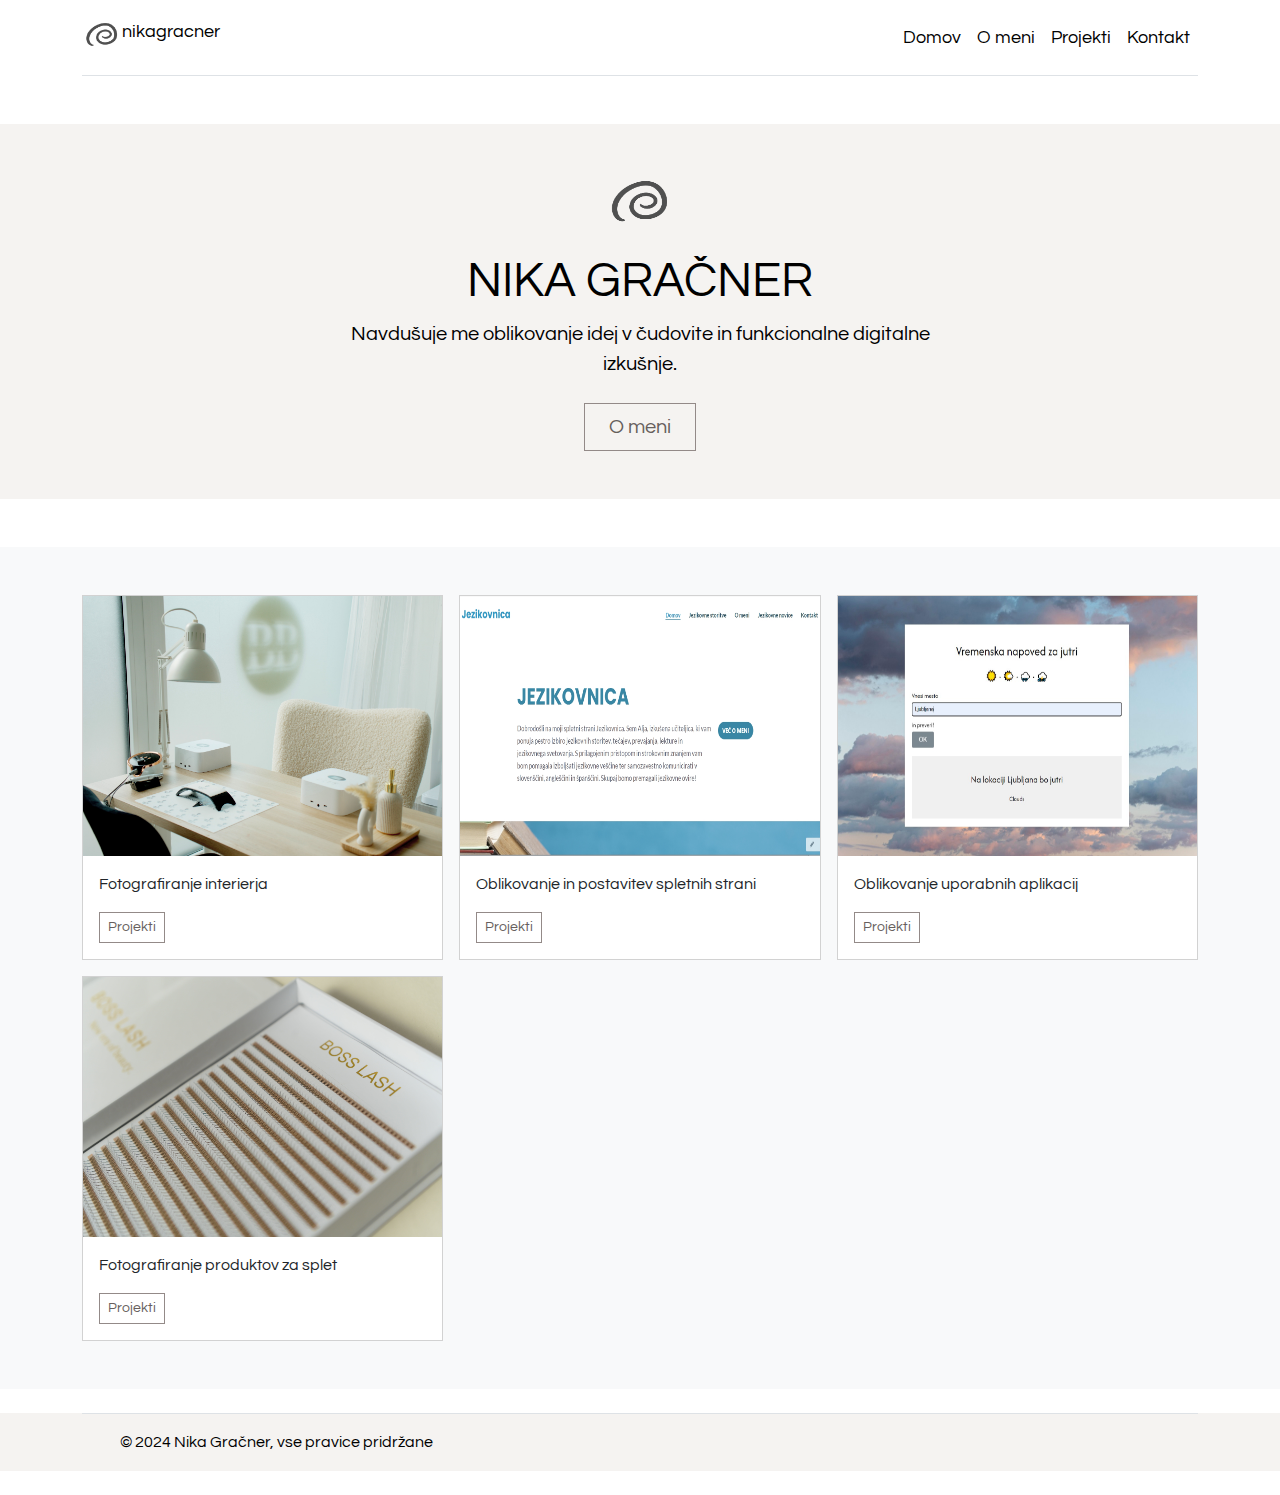
<file: index.html>
<!DOCTYPE html>
<html lang="en">
<head>
    <meta charset="UTF-8">
    <meta name="viewport" content="width=device-width, initial-scale=1.0">
    <title>nikagracner</title>
    <link href="https://cdn.jsdelivr.net/npm/bootstrap@5.3.3/dist/css/bootstrap.min.css" rel="stylesheet" integrity="sha384-QWTKZyjpPEjISv5WaRU9OFeRpok6YctnYmDr5pNlyT2bRjXh0JMhjY6hW+ALEwIH" crossorigin="anonymous">
       
    <link rel="preconnect" href="https://fonts.googleapis.com">
    <link rel="preconnect" href="https://fonts.gstatic.com" crossorigin>
    <link href="https://fonts.googleapis.com/css2?family=Questrial&display=swap" rel="stylesheet">

    <link rel="stylesheet" href="./style.css">

</head>

<body>
<header>
    <div class="container">
        <header class="d-flex flex-wrap align-items-center justify-content-center justify-content-md-between py-3 mb-4 border-bottom">
          <div class="col-md-3 mb-2 mb-md-0">
            <a href="./index.html" class="d-inline-flex link-body-emphasis text-decoration-none">
              <img class="bi" width="40" height="32" src="./images/thumb_logo.png"><text>nikagracner</text>
            </a>
          </div>
    
          <ul class="nav col-12 col-md-auto mb-2 justify-content-center mb-md-0">
            <li><a href="./index.html" class="nav-link px-2">Domov</a></li>
            <li><a href="./omeni.html" class="nav-link px-2">O meni</a></li>
            <li><a href="./projekti.html" class="nav-link px-2">Projekti</a></li>
            <li><a href="./kontakt.html" class="nav-link px-2">Kontakt</a></li>
          </ul>
        </header>
      </div>
</header>

<main>
<section class="hero">
    <div class="px-4 py-5 my-5 text-center">
        <img class="d-block mx-auto mb-4" src="./images/thumb_logo.png" alt="" width="72" height="57">
        <h1 class="display-5 fw text-body-emphasis">NIKA GRAČNER</h1>
        <div class="col-lg-6 mx-auto">
          <p class="lead mb-4">Navdušuje me oblikovanje idej v čudovite in funkcionalne digitalne izkušnje. 
            
          </p>
          <div class="d-grid gap-2 d-sm-flex justify-content-sm-center">
            <a href="./omeni.html"><button type="button" class="btn btn-outline-secondary btn-lg px-4">O meni</button></a>
          </div>
        </div>
      </div>
    </section>

<section class="album">
        <div class="album py-5 bg-body-tertiary">
          <div class="container">
            <div class="row row-cols-1 row-cols-sm-2 row-cols-md-3 g-3">
              <div class="col">
                <div class="card">
                  <img class="bd-placeholder-img card-img-top" width="100%" height="260" src="./images/photo_interior_workplace.jpg" alt="photo interior" role="img" aria-label="Placeholder: Thumbnail" preserveAspectRatio="xMidYMid slice" focusable="false">
                  <div class="card-body">
                    <p class="card-text">Fotografiranje interierja</p>
                    <div class="d-flex justify-content-between align-items-center">
                      <div class="btn-group">
                        <a href="./projekti.html">
                          <button type="button" class="btn btn-sm btn-outline-secondary">Projekti</button>
                        </a>
                      </div>
                    </div>
                  </div>
                </div>
              </div>
              <div class="col">
                <div class="card">
                  <img class="bd-placeholder-img card-img-top" width="100%" height="260" src="./images/photo_webpage.jpg" alt="photo website" role="img" aria-label="Placeholder: Thumbnail" preserveAspectRatio="xMidYMid slice" focusable="false">
                  <div class="card-body">
                    <p class="card-text">Oblikovanje in postavitev spletnih strani</p>
                    <div class="d-flex justify-content-between align-items-center">
                      <div class="btn-group">
                        <a href="./projekti.html">
                          <button type="button" class="btn btn-sm btn-outline-secondary">Projekti</button>
                        </a>
                      </div>
                    </div>
                  </div>
                </div>
              </div>
              <div class="col">
                <div class="card">
                  <img class="bd-placeholder-img card-img-top" width="100%" height="260" src="./images/weather_app.jpg" alt="photo weather app" role="img" aria-label="Placeholder: Thumbnail" preserveAspectRatio="xMidYMid slice" focusable="false">
                  <div class="card-body">
                    <p class="card-text">Oblikovanje uporabnih aplikacij</p>
                    <div class="d-flex justify-content-between align-items-center">
                      <div class="btn-group">
                        <a href="./projekti.html">
                          <button type="button" class="btn btn-sm btn-outline-secondary">Projekti</button>
                        </a>
                      </div>
                    </div>
                  </div>
                </div>
              </div>
              <div class="col">
                <div class="card">
                  <img class="bd-placeholder-img card-img-top" width="100%" height="260" src="./images/photo_product.jpg" alt="photo product" role="img" aria-label="Placeholder: Thumbnail" preserveAspectRatio="xMidYMid slice" focusable="false">
                  <div class="card-body">
                    <p class="card-text">Fotografiranje produktov za splet</p>
                    <div class="d-flex justify-content-between align-items-center">
                      <div class="btn-group">
                        <a href="./projekti.html">
                        <button type="button" class="btn btn-sm btn-outline-secondary">Projekti</button>
                      </a>
                      </div>
                    </div>
                  </div>
                </div>
              </div>
            </div>
          </div>
        </div>
    </section>

</main>

<footer class="footer-first">
    <div class="container">
        <footer class="d-flex flex-wrap justify-content-between align-items-center py-3 my-4 border-top">
          <div class="col-md-4 d-flex align-items-center">
            <a href="/" class="mb-3 me-2 mb-md-0 text-body-secondary text-decoration-none lh-1">
              <svg class="bi" width="30" height="24"><use xlink:href="#bootstrap"></use></svg>
            </a>
            <span class="mb-3 mb-md-0 text-body-secondary">© 2024 Nika Gračner, vse pravice pridržane</span>
          </div>
      
          <ul class="nav col-md-4 justify-content-end list-unstyled d-flex">
            <li class="ms-3"><a class="text-body-secondary" href="#"><svg class="bi" width="24" height="24"><use xlink:href="#twitter"></use></svg></a></li>
            <li class="ms-3"><a class="text-body-secondary" href="#"><svg class="bi" width="24" height="24"><use xlink:href="#instagram"></use></svg></a></li>
            <li class="ms-3"><a class="text-body-secondary" href="#"><svg class="bi" width="24" height="24"><use xlink:href="#facebook"></use></svg></a></li>
          </ul>
        </footer>
      </div>
</footer>

<script src="https://cdn.jsdelivr.net/npm/bootstrap@5.3.3/dist/js/bootstrap.bundle.min.js" integrity="sha384-YvpcrYf0tY3lHB60NNkmXc5s9fDVZLESaAA55NDzOxhy9GkcIdslK1eN7N6jIeHz" crossorigin="anonymous"></script>
</body>
</html>
</file>
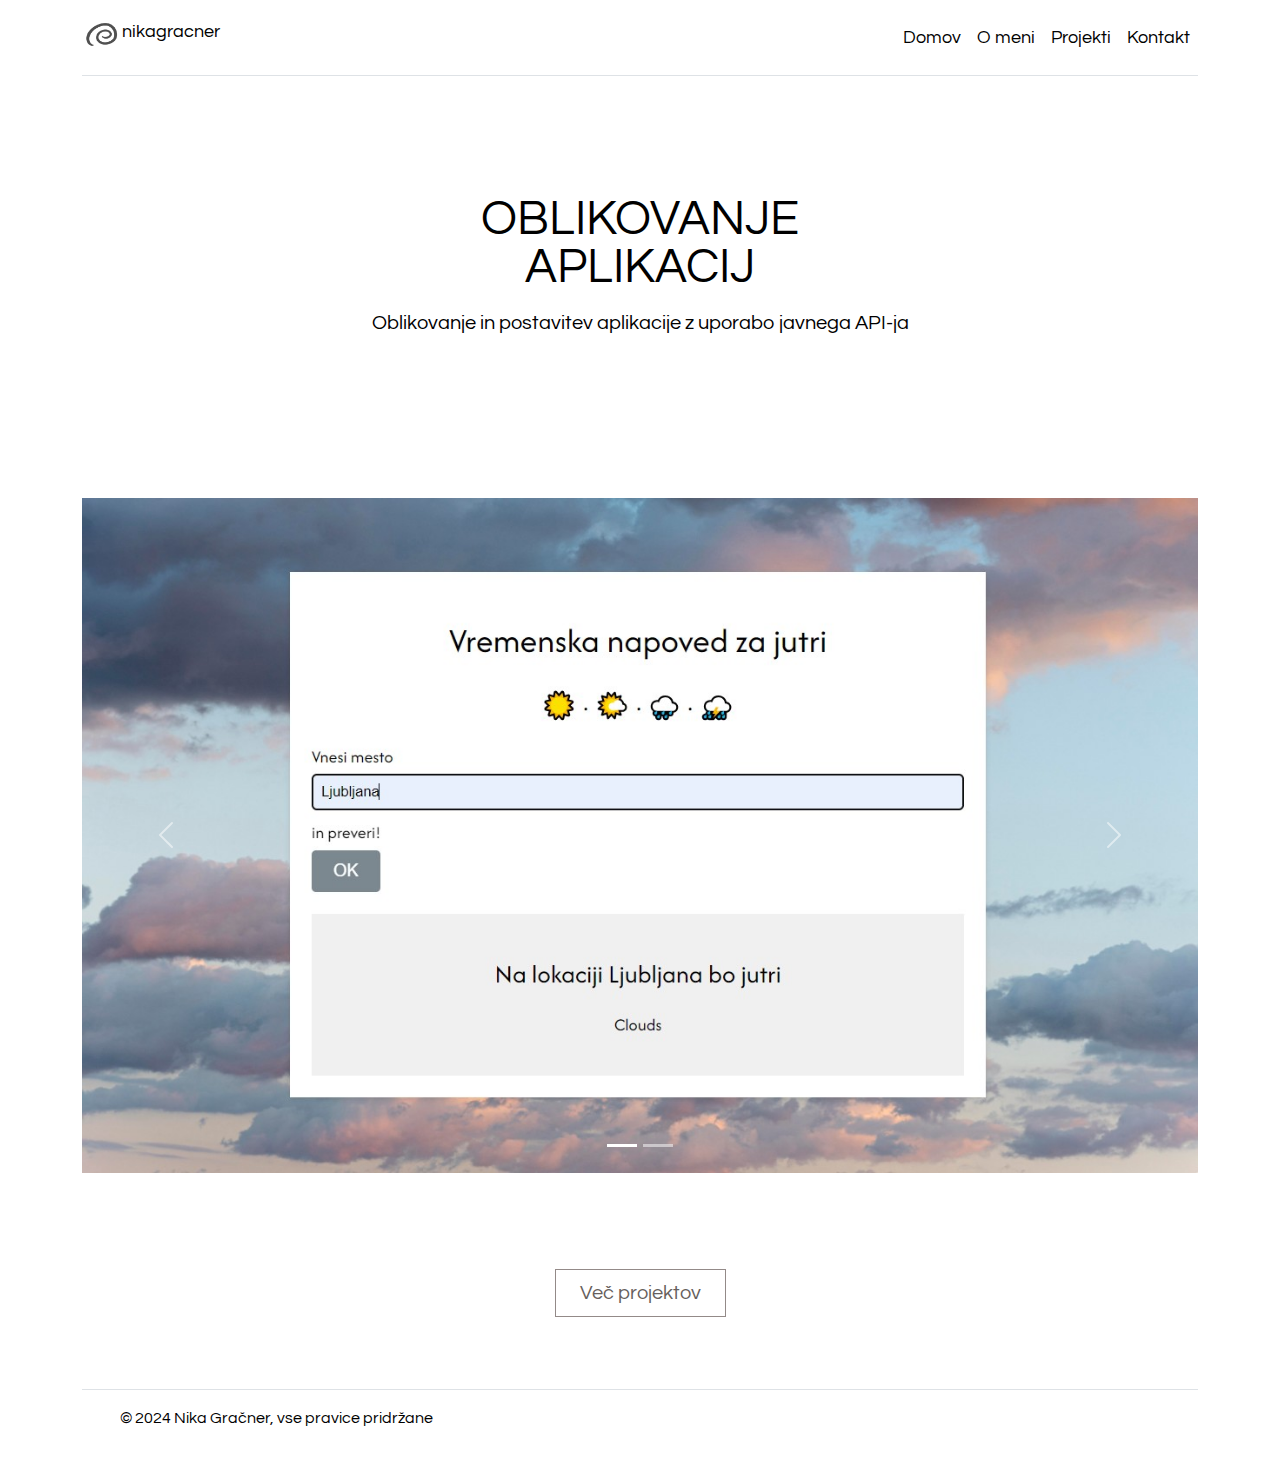
<file: app.html>
<!DOCTYPE html>
<html lang="en">
<head>
    <meta charset="UTF-8">
    <meta name="viewport" content="width=device-width, initial-scale=1.0">
    <title>nikagracner</title>
    <link href="https://cdn.jsdelivr.net/npm/bootstrap@5.3.3/dist/css/bootstrap.min.css" rel="stylesheet" integrity="sha384-QWTKZyjpPEjISv5WaRU9OFeRpok6YctnYmDr5pNlyT2bRjXh0JMhjY6hW+ALEwIH" crossorigin="anonymous">
       
    <link rel="preconnect" href="https://fonts.googleapis.com">
    <link rel="preconnect" href="https://fonts.gstatic.com" crossorigin>
    <link href="https://fonts.googleapis.com/css2?family=Questrial&display=swap" rel="stylesheet">

    <link rel="stylesheet" href="./style.css">

</head>

<body>
  <header>
    <div class="container">
        <header class="d-flex flex-wrap align-items-center justify-content-center justify-content-md-between py-3 mb-4 border-bottom">
          <div class="col-md-3 mb-2 mb-md-0">
            <a href="./index.html" class="d-inline-flex link-body-emphasis text-decoration-none">
              <img class="bi" width="40" height="32" src="./images/thumb_logo.png"><text>nikagracner</text>
            </a>
          </div>
    
          <ul class="nav col-12 col-md-auto mb-2 justify-content-center mb-md-0">
            <li><a href="./index.html" class="nav-link px-2">Domov</a></li>
            <li><a href="./omeni.html" class="nav-link px-2">O meni</a></li>
            <li><a href="./projekti.html" class="nav-link px-2">Projekti</a></li>
            <li><a href="./kontakt.html" class="nav-link px-2">Kontakt</a></li>
          </ul>
        </header>
      </div>
</header>

<main>
  <section class="py-5 text-center container">
    <div class="row py-lg-5">
      <div class="col-lg-6 col-md-8 mx-auto">
        <h2 class="display-5 text-body-emphasis lh-1 mb-3">OBLIKOVANJE APLIKACIJ</h1>
        <p class="lead text-body-secondary">Oblikovanje in postavitev aplikacije z uporabo javnega API-ja</p>
      </div>
    </div>
  </section>

  <section class="py-5 text-center container">
    <div id="carouselExampleIndicators" class="carousel slide">
      <div class="carousel-indicators">
        <button type="button" data-bs-target="#carouselExampleIndicators" data-bs-slide-to="0" class="active" aria-current="true" aria-label="Slide 1"></button>
        <button type="button" data-bs-target="#carouselExampleIndicators" data-bs-slide-to="1" aria-label="Slide 2"></button>
        
    </div>
      <div class="carousel-inner">
        <div class="carousel-item active">
          <img src="./images/weather_app.jpg" class="d-block w-100" alt="photo interior">
        </div>
        <div class="carousel-item">
          <img src="./images/weather_app_start.jpg" class="d-block w-100" alt="photo app">
        </div>
        
      <button class="carousel-control-prev" type="button" data-bs-target="#carouselExampleIndicators" data-bs-slide="prev">
        <span class="carousel-control-prev-icon" aria-hidden="true"></span>
        <span class="visually-hidden">Previous</span>
      </button>
      <button class="carousel-control-next" type="button" data-bs-target="#carouselExampleIndicators" data-bs-slide="next">
        <span class="carousel-control-next-icon" aria-hidden="true"></span>
        <span class="visually-hidden">Next</span>
      </button>
    </div>


  </section>

  <div class="py-5 d-grid gap-2 d-md-flex justify-content-center">
    <a href="./projekti.html"><button type="button" class="btn btn-outline-secondary btn-lg px-4">Več projektov</button></a>
  </div>

</main>


<footer>
  <div class="container">
      <footer class="d-flex flex-wrap justify-content-between align-items-center py-3 my-4 border-top">
        <div class="col-md-4 d-flex align-items-center">
          <a href="/" class="mb-3 me-2 mb-md-0 text-body-secondary text-decoration-none lh-1">
            <svg class="bi" width="30" height="24"><use xlink:href="#bootstrap"></use></svg>
          </a>
          <span class="mb-3 mb-md-0 text-body-secondary">© 2024 Nika Gračner, vse pravice pridržane</span>
        </div>
    
        <ul class="nav col-md-4 justify-content-end list-unstyled d-flex">
          <li class="ms-3"><a class="text-body-secondary" href="#"><svg class="bi" width="24" height="24"><use xlink:href="#twitter"></use></svg></a></li>
          <li class="ms-3"><a class="text-body-secondary" href="#"><svg class="bi" width="24" height="24"><use xlink:href="#instagram"></use></svg></a></li>
          <li class="ms-3"><a class="text-body-secondary" href="#"><svg class="bi" width="24" height="24"><use xlink:href="#facebook"></use></svg></a></li>
        </ul>
      </footer>
    </div>
</footer>

<script src="https://cdn.jsdelivr.net/npm/bootstrap@5.3.3/dist/js/bootstrap.bundle.min.js" integrity="sha384-YvpcrYf0tY3lHB60NNkmXc5s9fDVZLESaAA55NDzOxhy9GkcIdslK1eN7N6jIeHz" crossorigin="anonymous"></script>
</body>
</html>
</file>
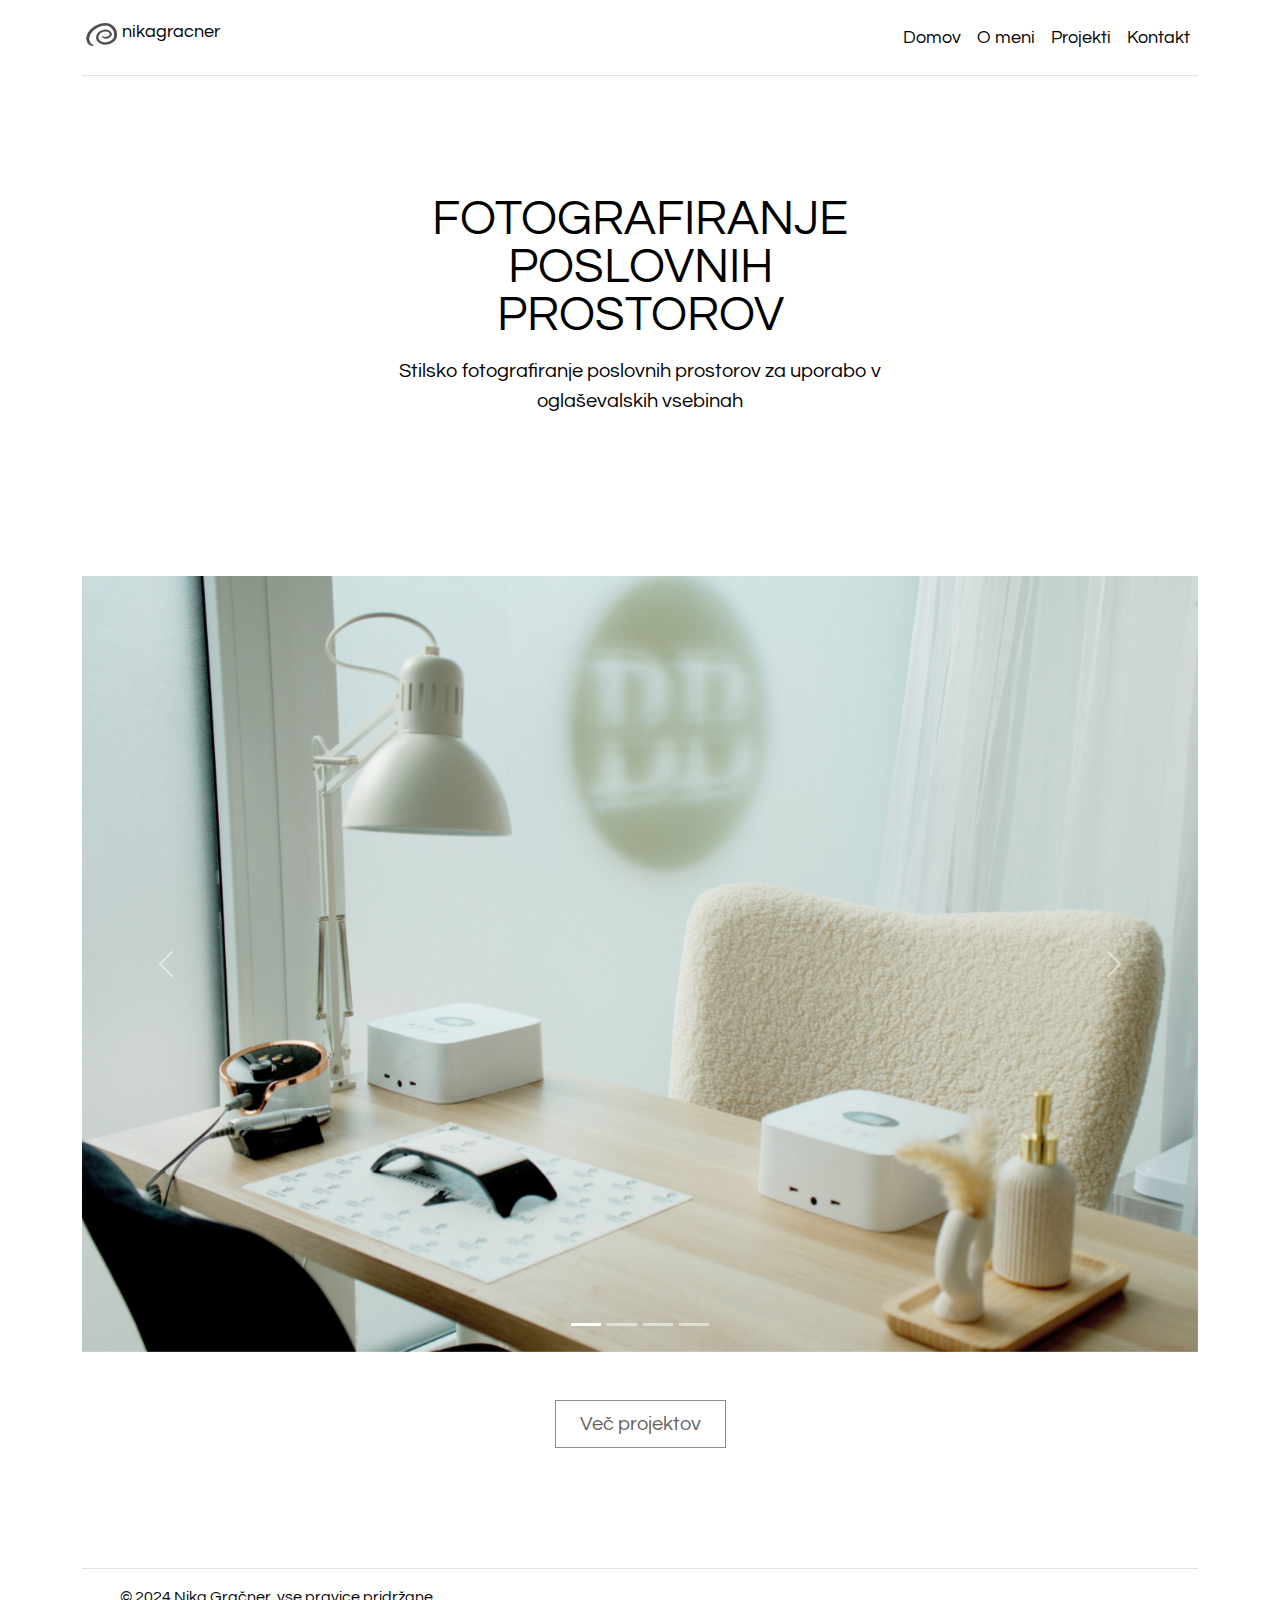
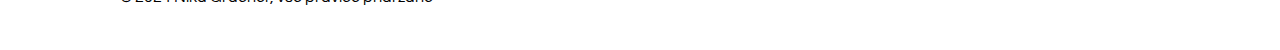
<file: foto.html>
<!DOCTYPE html>
<html lang="en">
<head>
    <meta charset="UTF-8">
    <meta name="viewport" content="width=device-width, initial-scale=1.0">
    <title>nikagracner</title>
    <link href="https://cdn.jsdelivr.net/npm/bootstrap@5.3.3/dist/css/bootstrap.min.css" rel="stylesheet" integrity="sha384-QWTKZyjpPEjISv5WaRU9OFeRpok6YctnYmDr5pNlyT2bRjXh0JMhjY6hW+ALEwIH" crossorigin="anonymous">
       
    <link rel="preconnect" href="https://fonts.googleapis.com">
    <link rel="preconnect" href="https://fonts.gstatic.com" crossorigin>
    <link href="https://fonts.googleapis.com/css2?family=Questrial&display=swap" rel="stylesheet">

    <link rel="stylesheet" href="./style.css">

</head>

<body>
  <header>
    <div class="container">
        <header class="d-flex flex-wrap align-items-center justify-content-center justify-content-md-between py-3 mb-4 border-bottom">
          <div class="col-md-3 mb-2 mb-md-0">
            <a href="./index.html" class="d-inline-flex link-body-emphasis text-decoration-none">
              <img class="bi" width="40" height="32" src="./images/thumb_logo.png"><text>nikagracner</text>
            </a>
          </div>
    
          <ul class="nav col-12 col-md-auto mb-2 justify-content-center mb-md-0">
            <li><a href="./index.html" class="nav-link px-2">Domov</a></li>
            <li><a href="./omeni.html" class="nav-link px-2">O meni</a></li>
            <li><a href="./projekti.html" class="nav-link px-2">Projekti</a></li>
            <li><a href="./kontakt.html" class="nav-link px-2">Kontakt</a></li>
          </ul>
        </header>
      </div>
</header>

<main>
  <section class="py-5 text-center container">
    <div class="row py-lg-5">
      <div class="col-lg-6 col-md-8 mx-auto">
        <h2 class="display-5 text-body-emphasis lh-1 mb-3">FOTOGRAFIRANJE POSLOVNIH PROSTOROV</h1>
        <p class="lead text-body-secondary">Stilsko fotografiranje poslovnih prostorov za uporabo v oglaševalskih vsebinah</p>
      </div>
    </div>
  </section>

  <section class="py-5 text-center container">
    <div id="carouselExampleIndicators" class="carousel slide">
      <div class="carousel-indicators">
        <button type="button" data-bs-target="#carouselExampleIndicators" data-bs-slide-to="0" class="active" aria-current="true" aria-label="Slide 1"></button>
        <button type="button" data-bs-target="#carouselExampleIndicators" data-bs-slide-to="1" aria-label="Slide 2"></button>
        <button type="button" data-bs-target="#carouselExampleIndicators" data-bs-slide-to="2" aria-label="Slide 3"></button>
        <button type="button" data-bs-target="#carouselExampleIndicators" data-bs-slide-to="3" aria-label="Slide 4"></button>
    </div>
      <div class="carousel-inner">
        <div class="carousel-item active">
          <img src="./images/photo_interior_workplace.jpg" alt="photo interior" class="d-block w-100" alt="photo interior">
        </div>
        <div class="carousel-item">
          <img src="./images/photo_interior_chairs.jpg" alt="photo interior white chairs" class="d-block w-100" alt="photo app">
        </div>
        <div class="carousel-item">
          <img src="./images/photo_interior_wall.jpg" alt="photo interior pictures wall" class="d-block w-100" alt="photo product">
        </div>
        <div class="carousel-item">
            <img src="./images/photo_interior_bar.jpg" alt="photo interior bar" class="d-block w-100" alt="photo product">
          </div>
      </div>
      <button class="carousel-control-prev" type="button" data-bs-target="#carouselExampleIndicators" data-bs-slide="prev">
        <span class="carousel-control-prev-icon" aria-hidden="true"></span>
        <span class="visually-hidden">Previous</span>
      </button>
      <button class="carousel-control-next" type="button" data-bs-target="#carouselExampleIndicators" data-bs-slide="next">
        <span class="carousel-control-next-icon" aria-hidden="true"></span>
        <span class="visually-hidden">Next</span>
      </button>
    </div>

    
    <div class="py-5 d-grid gap-2 d-md-flex justify-content-center">
      <a href="./projekti.html"><button type="button" class="btn btn-outline-secondary btn-lg px-4">Več projektov</button></a>
    </div>


  



</main>


<footer>
  <div class="container">
      <footer class="d-flex flex-wrap justify-content-between align-items-center py-3 my-4 border-top">
        <div class="col-md-4 d-flex align-items-center">
          <a href="/" class="mb-3 me-2 mb-md-0 text-body-secondary text-decoration-none lh-1">
            <svg class="bi" width="30" height="24"><use xlink:href="#bootstrap"></use></svg>
          </a>
          <span class="mb-3 mb-md-0 text-body-secondary">© 2024 Nika Gračner, vse pravice pridržane</span>
        </div>
    
        <ul class="nav col-md-4 justify-content-end list-unstyled d-flex">
          <li class="ms-3"><a class="text-body-secondary" href="#"><svg class="bi" width="24" height="24"><use xlink:href="#twitter"></use></svg></a></li>
          <li class="ms-3"><a class="text-body-secondary" href="#"><svg class="bi" width="24" height="24"><use xlink:href="#instagram"></use></svg></a></li>
          <li class="ms-3"><a class="text-body-secondary" href="#"><svg class="bi" width="24" height="24"><use xlink:href="#facebook"></use></svg></a></li>
        </ul>
      </footer>
    </div>
</footer>

<script src="https://cdn.jsdelivr.net/npm/bootstrap@5.3.3/dist/js/bootstrap.bundle.min.js" integrity="sha384-YvpcrYf0tY3lHB60NNkmXc5s9fDVZLESaAA55NDzOxhy9GkcIdslK1eN7N6jIeHz" crossorigin="anonymous"></script>
</body>
</html>
</file>
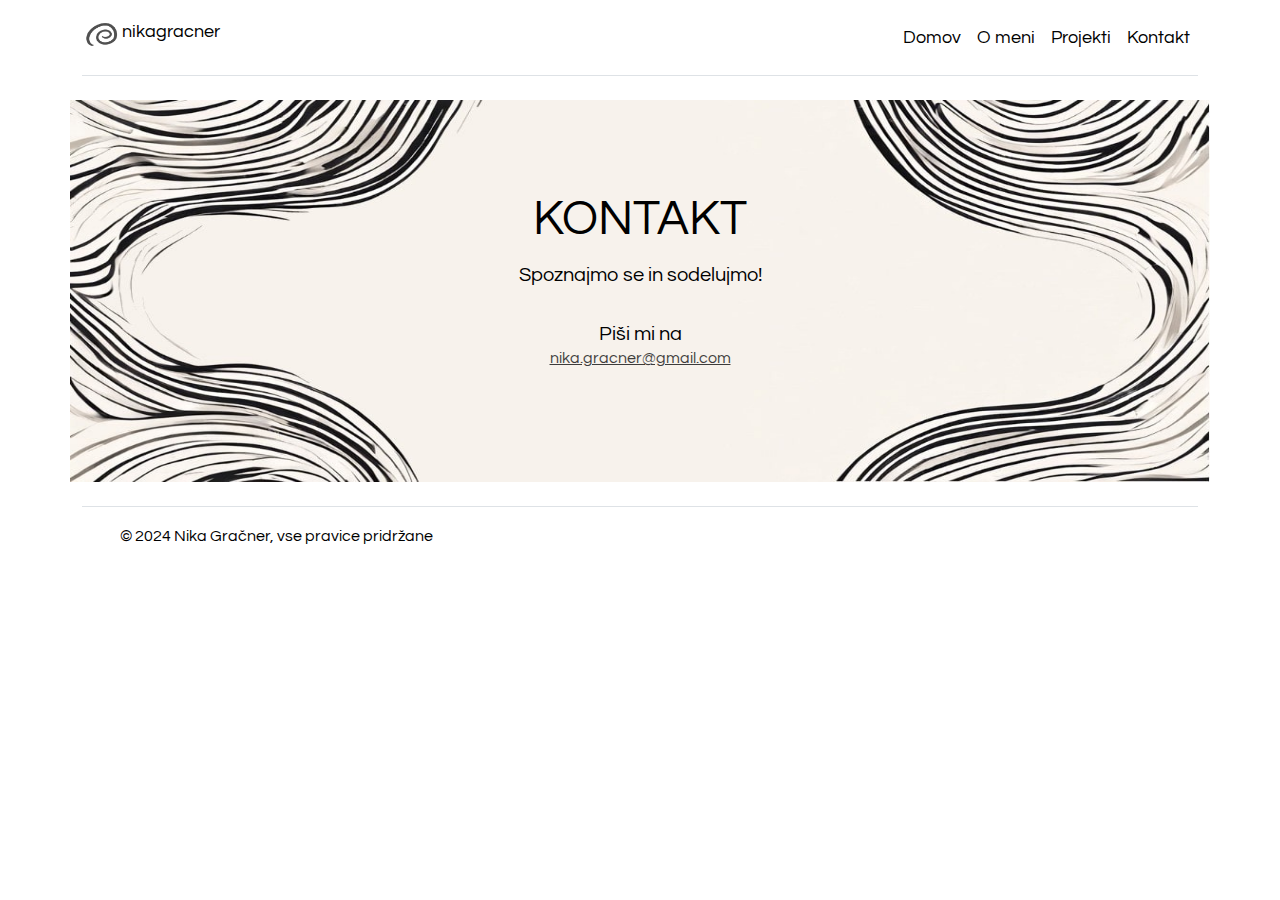
<file: kontakt.html>
<!DOCTYPE html>
<html lang="en">
<head>
    <meta charset="UTF-8">
    <meta name="viewport" content="width=device-width, initial-scale=1.0">
    <title>nikagracner</title>
    <link href="https://cdn.jsdelivr.net/npm/bootstrap@5.3.3/dist/css/bootstrap.min.css" rel="stylesheet" integrity="sha384-QWTKZyjpPEjISv5WaRU9OFeRpok6YctnYmDr5pNlyT2bRjXh0JMhjY6hW+ALEwIH" crossorigin="anonymous">
       
    <link rel="preconnect" href="https://fonts.googleapis.com">
    <link rel="preconnect" href="https://fonts.gstatic.com" crossorigin>
    <link href="https://fonts.googleapis.com/css2?family=Questrial&display=swap" rel="stylesheet">

    <link rel="stylesheet" href="./style.css">

</head>

<body>
  <header>
    <div class="container">
        <header class="d-flex flex-wrap align-items-center justify-content-center justify-content-md-between py-3 mb-4 border-bottom">
          <div class="col-md-3 mb-2 mb-md-0">
            <a href="./index.html" class="d-inline-flex link-body-emphasis text-decoration-none">
              <img class="bi" width="40" height="32" src="./images/thumb_logo.png"><text>nikagracner</text>
            </a>
          </div>
    
          <ul class="nav col-12 col-md-auto mb-2 justify-content-center mb-md-0">
            <li><a href="./index.html" class="nav-link px-2">Domov</a></li>
            <li><a href="./omeni.html" class="nav-link px-2">O meni</a></li>
            <li><a href="./projekti.html" class="nav-link px-2">Projekti</a></li>
            <li><a href="./kontakt.html" class="nav-link px-2">Kontakt</a></li>
          </ul>
        </header>
      </div>
</header>

<main>

  <section class="py-5 text-center container" id="background-image">
    <div class="row py-lg-5">
      <div class="col-lg-6 col-md-8 mx-auto">
        <h3 class="display-5 text-body-emphasis lh-1 mb-3">KONTAKT</h1>
        <p class="lead text-body-secondary">Spoznajmo se in sodelujmo! </p>
        <a href="#" class="list-group-item list-group-item-action d-flex gap-3 py-3" aria-current="true">
        <div class="d-flex gap-2 w-100 justify-content-center">
          <div>
            <h5 class="mb-0">Piši mi na</h6>
            <p id="underline" class="mb-0 opacity-75">nika.gracner@gmail.com</p>
          </div>
          
        </div>
        </a>
      </div>
    </div>
  </section>

      


</main>


<footer>
  <div class="container">
      <footer class="d-flex flex-wrap justify-content-between align-items-center py-3 my-4 border-top">
        <div class="col-md-4 d-flex align-items-center">
          <a href="/" class="mb-3 me-2 mb-md-0 text-body-secondary text-decoration-none lh-1">
            <svg class="bi" width="30" height="24"><use xlink:href="#bootstrap"></use></svg>
          </a>
          <span class="mb-3 mb-md-0 text-body-secondary">© 2024 Nika Gračner, vse pravice pridržane</span>
        </div>
    
        <ul class="nav col-md-4 justify-content-end list-unstyled d-flex">
          <li class="ms-3"><a class="text-body-secondary" href="#"><svg class="bi" width="24" height="24"><use xlink:href="#twitter"></use></svg></a></li>
          <li class="ms-3"><a class="text-body-secondary" href="#"><svg class="bi" width="24" height="24"><use xlink:href="#instagram"></use></svg></a></li>
          <li class="ms-3"><a class="text-body-secondary" href="#"><svg class="bi" width="24" height="24"><use xlink:href="#facebook"></use></svg></a></li>
        </ul>
      </footer>
    </div>
</footer>

</body>
</html>
</file>
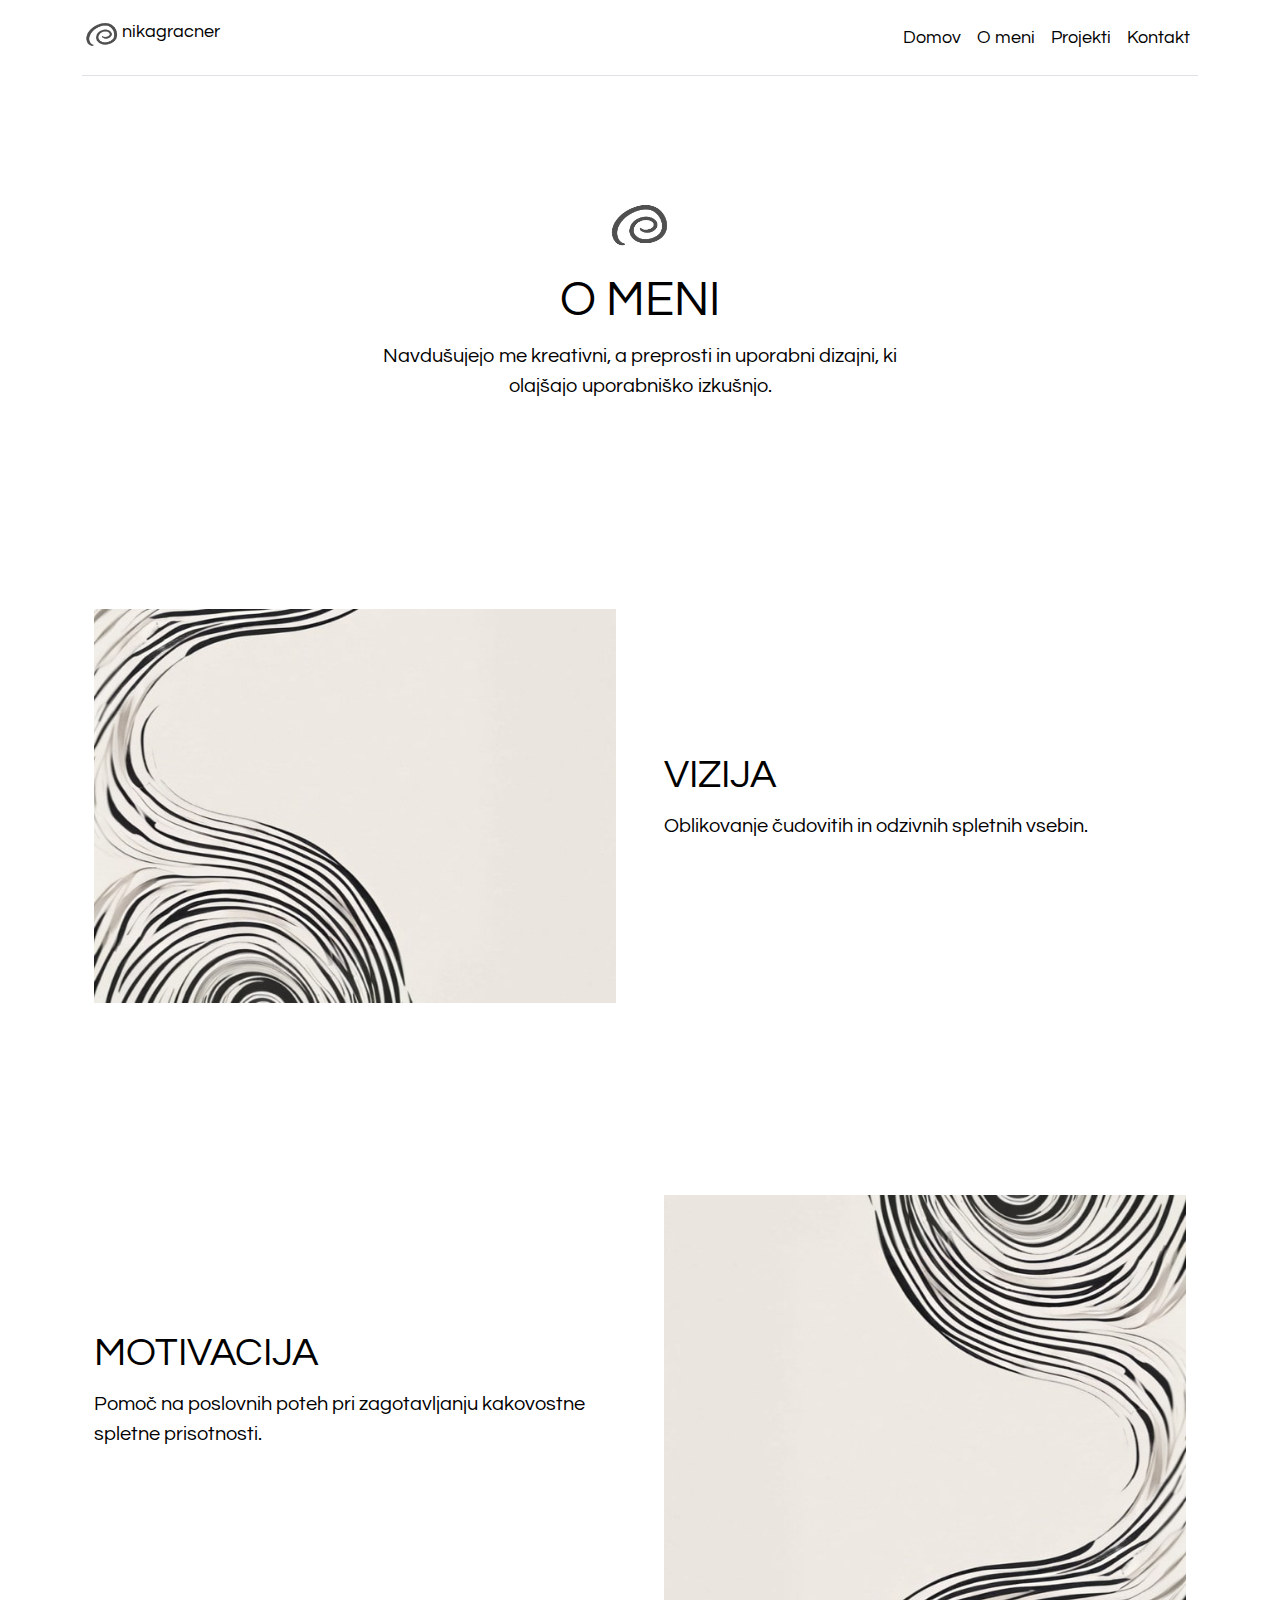
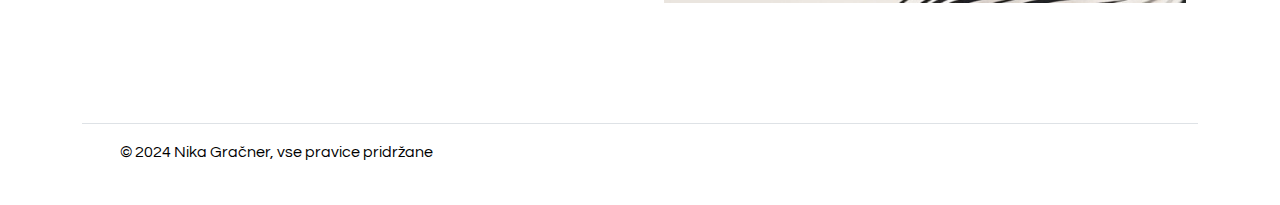
<file: omeni.html>
<!DOCTYPE html>
<html lang="en">
<head>
    <meta charset="UTF-8">
    <meta name="viewport" content="width=device-width, initial-scale=1.0">
    <title>nikagracner</title>
    <link href="https://cdn.jsdelivr.net/npm/bootstrap@5.3.3/dist/css/bootstrap.min.css" rel="stylesheet" integrity="sha384-QWTKZyjpPEjISv5WaRU9OFeRpok6YctnYmDr5pNlyT2bRjXh0JMhjY6hW+ALEwIH" crossorigin="anonymous">
       
    <link rel="preconnect" href="https://fonts.googleapis.com">
    <link rel="preconnect" href="https://fonts.gstatic.com" crossorigin>
    <link href="https://fonts.googleapis.com/css2?family=Questrial&display=swap" rel="stylesheet">

    <link rel="stylesheet" href="./style.css">

</head>

<body>
  <header>
    <div class="container">
        <header class="d-flex flex-wrap align-items-center justify-content-center justify-content-md-between py-3 mb-4 border-bottom">
          <div class="col-md-3 mb-2 mb-md-0">
            <a href="./index.html" class="d-inline-flex link-body-emphasis text-decoration-none">
              <img class="bi" width="40" height="32" src="./images/thumb_logo.png"><text>nikagracner</text>
            </a>
          </div>
    
          <ul class="nav col-12 col-md-auto mb-2 justify-content-center mb-md-0">
            <li><a href="./index.html" class="nav-link px-2">Domov</a></li>
            <li><a href="./omeni.html" class="nav-link px-2">O meni</a></li>
            <li><a href="./projekti.html" class="nav-link px-2">Projekti</a></li>
            <li><a href="./kontakt.html" class="nav-link px-2">Kontakt</a></li>
          </ul>
        </header>
      </div>
</header>
<main>
  <section class="py-5 text-center container">
    <div class="row py-lg-5">
      <div class="col-lg-6 col-md-8 mx-auto">
        <img class="d-block mx-auto mb-4" src="./images/thumb_logo.png" alt="" width="72" height="57">
        <h2 class="display-5 text-body-emphasis lh-1 mb-3">O MENI</h1>
        <p class="lead text-body-secondary">Navdušujejo me kreativni, a preprosti in uporabni dizajni, ki olajšajo uporabniško izkušnjo. </p>
      </div>
    </div>
  </section>
  <div class="container col-xxl-8 px-4 py-5">
    <div class="row flex-lg-row align-items-center g-5 py-5">
      <div class="col-10 col-sm-8 col-lg-6">
        <img src="./images/background_right_big.jpg" alt="background spiral" class="d-block mx-lg-auto img-fluid" alt="Bootstrap Themes" width="700" height="500" loading="lazy">
      </div>
      <div class="col-lg-6">
        <h3 class="display-6 text-body-emphasis lh-1 mb-3">VIZIJA</h1>
        <p class="lead">Oblikovanje čudovitih in odzivnih spletnih vsebin.</p>
        
      </div>
    </div>
  </div>
  <div class="container col-xxl-8 px-4 py-5">
    <div class="row flex-lg-row-reverse align-items-center g-5 py-5">
      <div class="col-10 col-sm-8 col-lg-6">
        <img src="./images/background_left_big.jpg" alt="backgound spiral" class="d-block mx-lg-auto img-fluid" alt="Bootstrap Themes" width="700" height="500" loading="lazy">
      </div>
      <div class="col-lg-6">
        <h3 class="display-6 text-body-emphasis lh-1 mb-3">MOTIVACIJA</h1>
        <p class="lead">Pomoč na poslovnih poteh pri zagotavljanju kakovostne spletne prisotnosti.</p>
        
      </div>
    </div>
  </div>
  

</main>


<footer>
  <div class="container">
      <footer class="d-flex flex-wrap justify-content-between align-items-center py-3 my-4 border-top">
        <div class="col-md-4 d-flex align-items-center">
          <a href="/" class="mb-3 me-2 mb-md-0 text-body-secondary text-decoration-none lh-1">
            <svg class="bi" width="30" height="24"><use xlink:href="#bootstrap"></use></svg>
          </a>
          <span class="mb-3 mb-md-0 text-body-secondary">© 2024 Nika Gračner, vse pravice pridržane</span>
        </div>
    
        <ul class="nav col-md-4 justify-content-end list-unstyled d-flex">
          <li class="ms-3"><a class="text-body-secondary" href="#"><svg class="bi" width="24" height="24"><use xlink:href="#twitter"></use></svg></a></li>
          <li class="ms-3"><a class="text-body-secondary" href="#"><svg class="bi" width="24" height="24"><use xlink:href="#instagram"></use></svg></a></li>
          <li class="ms-3"><a class="text-body-secondary" href="#"><svg class="bi" width="24" height="24"><use xlink:href="#facebook"></use></svg></a></li>
        </ul>
      </footer>
    </div>
</footer>


</body>
</html>
</file>
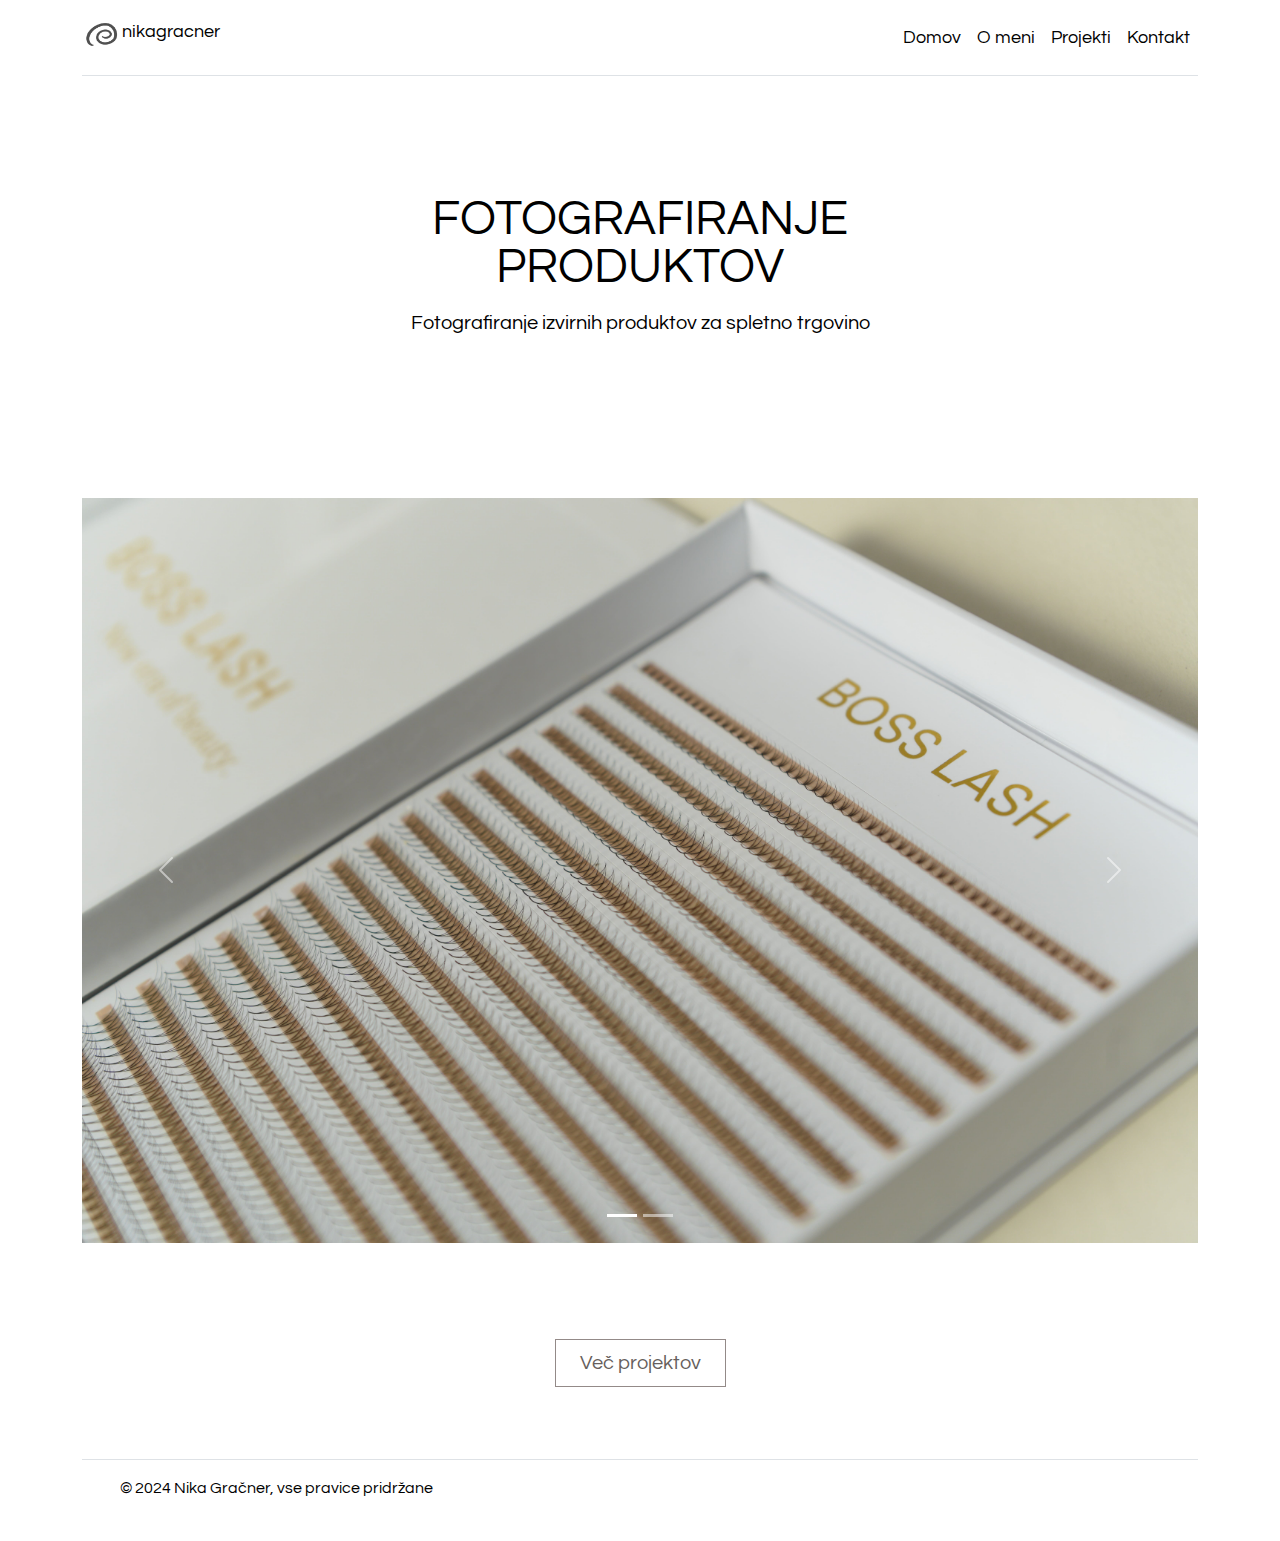
<file: product.html>
<!DOCTYPE html>
<html lang="en">
<head>
    <meta charset="UTF-8">
    <meta name="viewport" content="width=device-width, initial-scale=1.0">
    <title>nikagracner</title>
    <link href="https://cdn.jsdelivr.net/npm/bootstrap@5.3.3/dist/css/bootstrap.min.css" rel="stylesheet" integrity="sha384-QWTKZyjpPEjISv5WaRU9OFeRpok6YctnYmDr5pNlyT2bRjXh0JMhjY6hW+ALEwIH" crossorigin="anonymous">
       
    <link rel="preconnect" href="https://fonts.googleapis.com">
    <link rel="preconnect" href="https://fonts.gstatic.com" crossorigin>
    <link href="https://fonts.googleapis.com/css2?family=Questrial&display=swap" rel="stylesheet">

    <link rel="stylesheet" href="./style.css">

</head>

<body>
  <header>
    <div class="container">
        <header class="d-flex flex-wrap align-items-center justify-content-center justify-content-md-between py-3 mb-4 border-bottom">
          <div class="col-md-3 mb-2 mb-md-0">
            <a href="./index.html" class="d-inline-flex link-body-emphasis text-decoration-none">
              <img class="bi" width="40" height="32" src="./images/thumb_logo.png"><text>nikagracner</text>
            </a>
          </div>
    
          <ul class="nav col-12 col-md-auto mb-2 justify-content-center mb-md-0">
            <li><a href="./index.html" class="nav-link px-2">Domov</a></li>
            <li><a href="./omeni.html" class="nav-link px-2">O meni</a></li>
            <li><a href="./projekti.html" class="nav-link px-2">Projekti</a></li>
            <li><a href="./kontakt.html" class="nav-link px-2">Kontakt</a></li>
          </ul>
        </header>
      </div>
</header>

<main>
  <section class="py-5 text-center container">
    <div class="row py-lg-5">
      <div class="col-lg-6 col-md-8 mx-auto">
        <h2 class="display-5 text-body-emphasis lh-1 mb-3">FOTOGRAFIRANJE PRODUKTOV</h1>
        <p class="lead text-body-secondary">Fotografiranje izvirnih produktov za spletno trgovino</p>
      </div>
    </div>
  </section>

  <section class="py-5 text-center container">
    <div id="carouselExampleIndicators" class="carousel slide">
      <div class="carousel-indicators">
        <button type="button" data-bs-target="#carouselExampleIndicators" data-bs-slide-to="0" class="active" aria-current="true" aria-label="Slide 1"></button>
        <button type="button" data-bs-target="#carouselExampleIndicators" data-bs-slide-to="1" aria-label="Slide 2"></button>
        
    </div>
      <div class="carousel-inner">
        <div class="carousel-item active">
          <img src="./images/photo_product.jpg" alt="photo product lashes" class="d-block w-100" alt="photo interior">
        </div>
        <div class="carousel-item">
          <img src="./images/photo_product_box.jpg" alt="photo product box" class="d-block w-100" alt="photo app">
        </div>
        
      <button class="carousel-control-prev" type="button" data-bs-target="#carouselExampleIndicators" data-bs-slide="prev">
        <span class="carousel-control-prev-icon" aria-hidden="true"></span>
        <span class="visually-hidden">Previous</span>
      </button>
      <button class="carousel-control-next" type="button" data-bs-target="#carouselExampleIndicators" data-bs-slide="next">
        <span class="carousel-control-next-icon" aria-hidden="true"></span>
        <span class="visually-hidden">Next</span>
      </button>
    </div>


  </section>

  <div class="py-5 d-grid gap-2 d-md-flex justify-content-center">
    <a href="./projekti.html"><button type="button" class="btn btn-outline-secondary btn-lg px-4">Več projektov</button></a>
  </div>


</main>


<footer>
  <div class="container">
      <footer class="d-flex flex-wrap justify-content-between align-items-center py-3 my-4 border-top">
        <div class="col-md-4 d-flex align-items-center">
          <a href="/" class="mb-3 me-2 mb-md-0 text-body-secondary text-decoration-none lh-1">
            <svg class="bi" width="30" height="24"><use xlink:href="#bootstrap"></use></svg>
          </a>
          <span class="mb-3 mb-md-0 text-body-secondary">© 2024 Nika Gračner, vse pravice pridržane</span>
        </div>
    
        <ul class="nav col-md-4 justify-content-end list-unstyled d-flex">
          <li class="ms-3"><a class="text-body-secondary" href="#"><svg class="bi" width="24" height="24"><use xlink:href="#twitter"></use></svg></a></li>
          <li class="ms-3"><a class="text-body-secondary" href="#"><svg class="bi" width="24" height="24"><use xlink:href="#instagram"></use></svg></a></li>
          <li class="ms-3"><a class="text-body-secondary" href="#"><svg class="bi" width="24" height="24"><use xlink:href="#facebook"></use></svg></a></li>
        </ul>
      </footer>
    </div>
</footer>

<script src="https://cdn.jsdelivr.net/npm/bootstrap@5.3.3/dist/js/bootstrap.bundle.min.js" integrity="sha384-YvpcrYf0tY3lHB60NNkmXc5s9fDVZLESaAA55NDzOxhy9GkcIdslK1eN7N6jIeHz" crossorigin="anonymous"></script>
</body>
</html>
</file>
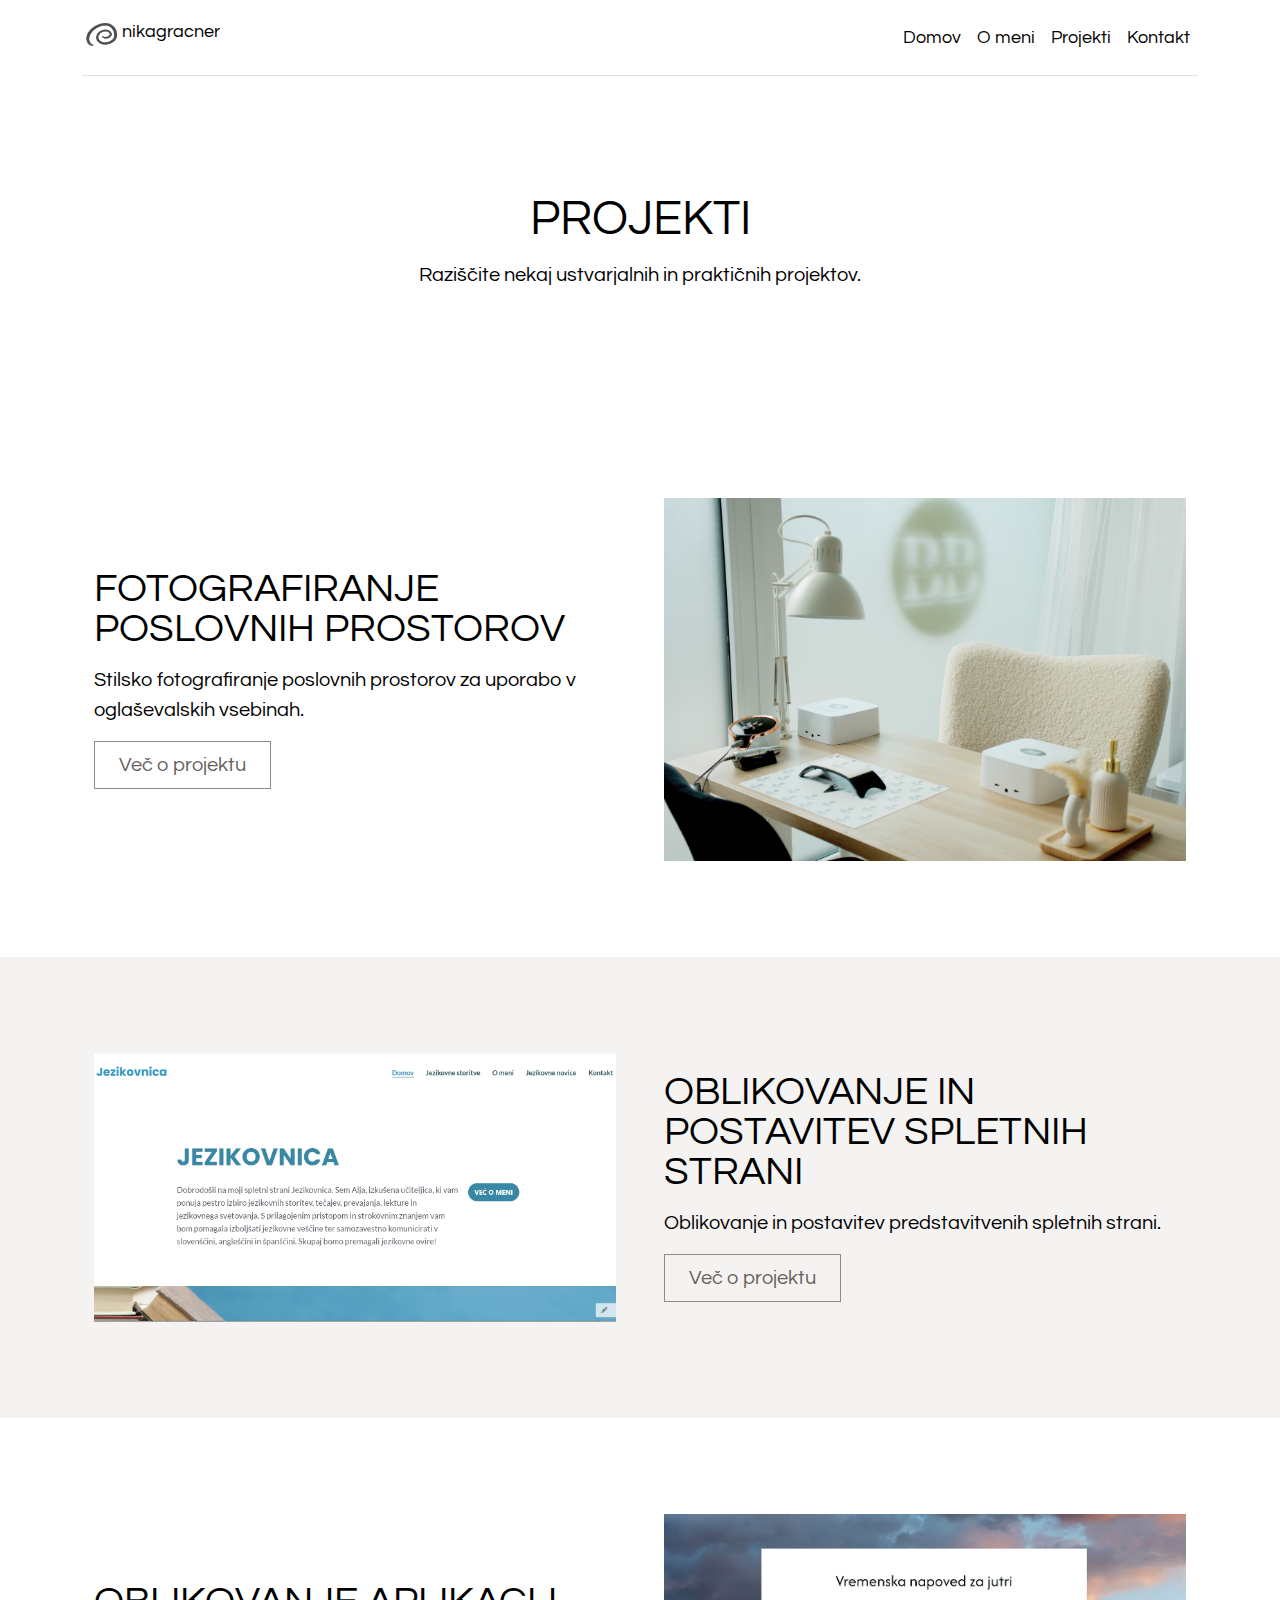
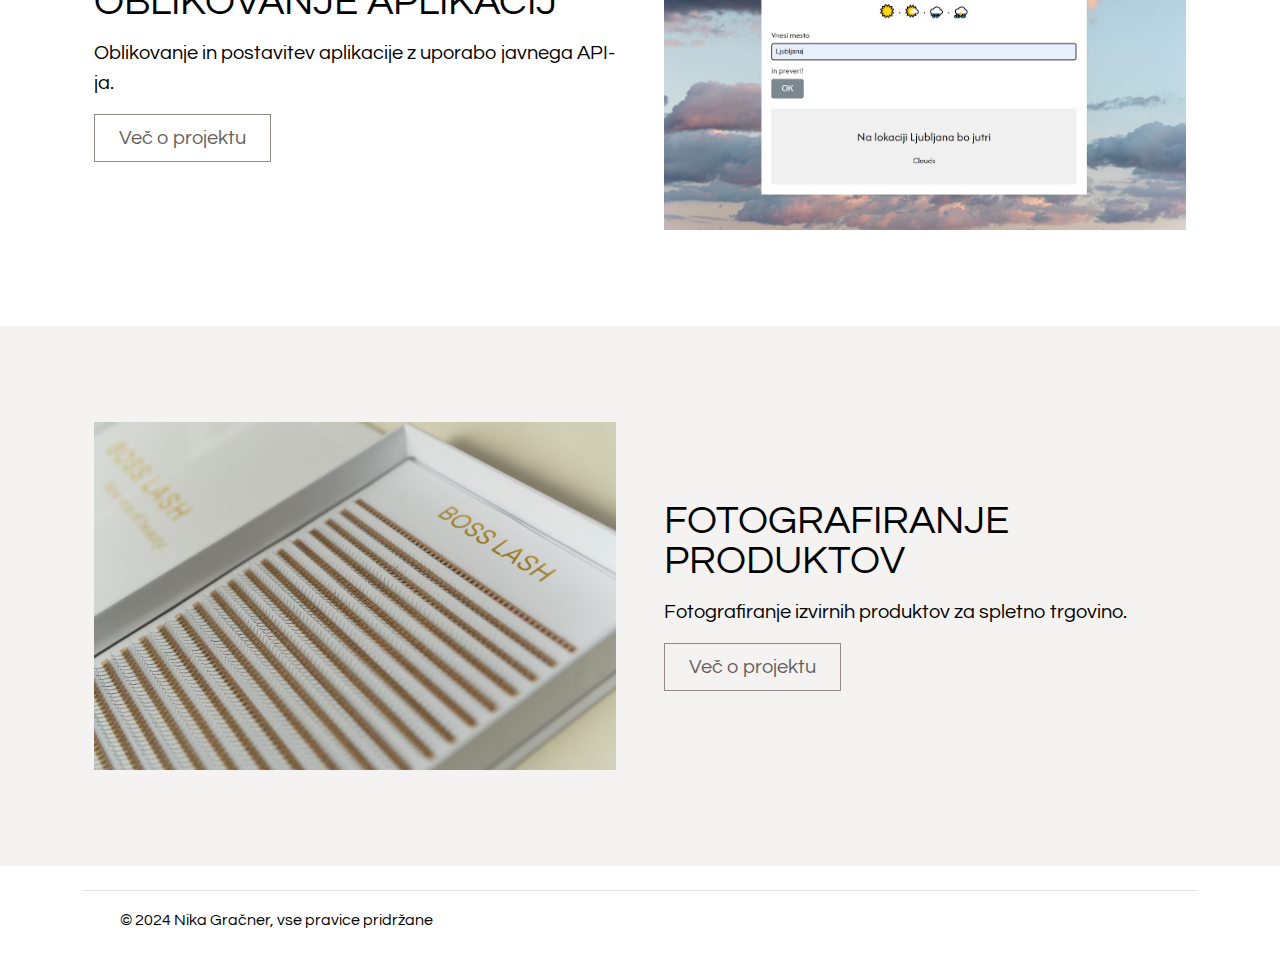
<file: projekti.html>
<!DOCTYPE html>
<html lang="en">
<head>
    <meta charset="UTF-8">
    <meta name="viewport" content="width=device-width, initial-scale=1.0">
    <title>nikagracner</title>
    <link href="https://cdn.jsdelivr.net/npm/bootstrap@5.3.3/dist/css/bootstrap.min.css" rel="stylesheet" integrity="sha384-QWTKZyjpPEjISv5WaRU9OFeRpok6YctnYmDr5pNlyT2bRjXh0JMhjY6hW+ALEwIH" crossorigin="anonymous">
       
    <link rel="preconnect" href="https://fonts.googleapis.com">
    <link rel="preconnect" href="https://fonts.gstatic.com" crossorigin>
    <link href="https://fonts.googleapis.com/css2?family=Questrial&display=swap" rel="stylesheet">

    <link rel="stylesheet" href="./style.css">

</head>

<body>
  <header>
    <div class="container">
        <header class="d-flex flex-wrap align-items-center justify-content-center justify-content-md-between py-3 mb-4 border-bottom">
          <div class="col-md-3 mb-2 mb-md-0">
            <a href="./index.html" class="d-inline-flex link-body-emphasis text-decoration-none">
              <img class="bi" width="40" height="32" src="./images/thumb_logo.png"><text>nikagracner</text>
            </a>
          </div>
    
          <ul class="nav col-12 col-md-auto mb-2 justify-content-center mb-md-0">
            <li><a href="./index.html" class="nav-link px-2">Domov</a></li>
            <li><a href="./omeni.html" class="nav-link px-2">O meni</a></li>
            <li><a href="./projekti.html" class="nav-link px-2">Projekti</a></li>
            <li><a href="./kontakt.html" class="nav-link px-2">Kontakt</a></li>
          </ul>
        </header>
      </div>
</header>

<main>
  <section class="py-5 text-center container">
    <div class="row py-lg-5">
      <div class="col-lg-6 col-md-8 mx-auto">
        <h2 class="display-5 text-body-emphasis lh-1 mb-3">PROJEKTI</h1>
        <p class="lead text-body-secondary">Raziščite nekaj ustvarjalnih in praktičnih projektov.</p>
      </div>
    </div>
  </section>


  <div class="container col-xxl-8 px-4 py-5">
    <div class="row flex-lg-row-reverse align-items-center g-5 py-5">
      <div class="col-10 col-sm-8 col-lg-6">
        <img src="./images/photo_interior_workplace.jpg" alt="photo interior" class="d-block mx-lg-auto img-fluid" alt="Bootstrap Themes" width="700" height="500" loading="lazy">
      </div>
      <div class="col-lg-6">
        <h3 class="display-6 text-body-emphasis lh-1 mb-3">FOTOGRAFIRANJE POSLOVNIH PROSTOROV</h1>
        <p class="lead">Stilsko fotografiranje poslovnih prostorov za uporabo v oglaševalskih vsebinah.</p>
        <div class="d-grid gap-2 d-md-flex justify-content-md-start">
          <a href="./foto.html"><button type="button" class="btn btn-outline-secondary btn-lg px-4">Več o projektu</button></a>
        </div>
      </div>
    </div>
  </div>
  <section id="beige">
  <div class="container col-xxl-8 px-4 py-5">
    <div class="row flex-lg-row align-items-center g-5 py-5">
      <div class="col-10 col-sm-8 col-lg-6">
        <img src="./images/photo_webpage.jpg" alt="photo webpage printscreen" class="d-block mx-lg-auto img-fluid" alt="Bootstrap Themes" width="700" height="500" loading="lazy">
      </div>
      <div class="col-lg-6">
        <h3 class="display-6 text-body-emphasis lh-1 mb-3">OBLIKOVANJE IN POSTAVITEV SPLETNIH STRANI</h1>
        <p class="lead">Oblikovanje in postavitev predstavitvenih spletnih strani.</p>
        <div class="d-grid gap-2 d-md-flex justify-content-md-start">
        <a href="https://www.jezikovnica.si"><button class="btn btn-outline-secondary btn-lg px-4">Več o projektu</button></a>
        </div>
      </div>
    </div>
  </div>
</section>

  <div class="container col-xxl-8 px-4 py-5">
    <div class="row flex-lg-row-reverse align-items-center g-5 py-5">
      <div class="col-10 col-sm-8 col-lg-6">
        <img src="./images/weather_app.jpg" alt="printscreen weather app" class="d-block mx-lg-auto img-fluid" alt="Bootstrap Themes" width="700" height="500" loading="lazy">
      </div>
      <div class="col-lg-6">
        <h3 class="display-6 text-body-emphasis lh-1 mb-3">OBLIKOVANJE APLIKACIJ</h1>
        <p class="lead">Oblikovanje in postavitev aplikacije z uporabo javnega API-ja.</p>
        <div class="d-grid gap-2 d-md-flex justify-content-md-start">
         <a href="./app.html"><button type="button" class="btn btn-outline-secondary btn-lg px-4">Več o projektu</button></a>
        </div>
      </div>
    </div>
  </div>

  <section id="beige">
  <div class="container col-xxl-8 px-4 py-5">
    <div class="row flex-lg-row align-items-center g-5 py-5">
      <div class="col-10 col-sm-8 col-lg-6">
        <img src="./images/photo_product.jpg" alt="photo product lashes" class="d-block mx-lg-auto img-fluid" alt="Bootstrap Themes" width="700" height="500" loading="lazy">
      </div>
      <div class="col-lg-6">
        <h3 class="display-6 text-body-emphasis lh-1 mb-3">FOTOGRAFIRANJE PRODUKTOV</h1>
        <p class="lead">Fotografiranje izvirnih produktov za spletno trgovino.</p>
        <div class="d-grid gap-2 d-md-flex justify-content-md-start">
          <a href="./product.html"><button type="button" class="btn btn-outline-secondary btn-lg px-4">Več o projektu</button></a>
        </div>
      </div>
    </div>
  </div>
</section>


</main>


<footer>
  <div class="container">
      <footer class="d-flex flex-wrap justify-content-between align-items-center py-3 my-4 border-top">
        <div class="col-md-4 d-flex align-items-center">
          <a href="/" class="mb-3 me-2 mb-md-0 text-body-secondary text-decoration-none lh-1">
            <svg class="bi" width="30" height="24"><use xlink:href="#bootstrap"></use></svg>
          </a>
          <span class="mb-3 mb-md-0 text-body-secondary">© 2024 Nika Gračner, vse pravice pridržane</span>
        </div>
    
        <ul class="nav col-md-4 justify-content-end list-unstyled d-flex">
          <li class="ms-3"><a class="text-body-secondary" href="#"><svg class="bi" width="24" height="24"><use xlink:href="#twitter"></use></svg></a></li>
          <li class="ms-3"><a class="text-body-secondary" href="#"><svg class="bi" width="24" height="24"><use xlink:href="#instagram"></use></svg></a></li>
          <li class="ms-3"><a class="text-body-secondary" href="#"><svg class="bi" width="24" height="24"><use xlink:href="#facebook"></use></svg></a></li>
        </ul>
      </footer>
    </div>
</footer>


</body>
</html>
</file>
<file: style.css>
body {
    font-family: "Questrial", sans-serif;
    font-weight: 400;
    font-style: normal;
    color: black;
}

header {
    font-size: large;
}
  
.nav-link {
    color: black;
  }

.nav {
    --bs-nav-link-hover-color: #675F5D;
  }

.hero {
    background-color: #F5F3F1;
}

.card {
    --bs-card-border-radius: none;
    --bs-card-inner-border-radius:none;
}

.text-body-secondary {
    --bs-text-opacity: 1;
    color: black !important;
}

.btn {
    --bs-btn-border-radius: none;
    color: #675F5D;
    --bs-btn-border-color: #938A88;
    --bs-btn-hover-bg: #EDE8E2;
    --bs-btn-hover-color: #C0B7AE;
}
.footer-first {
    background-color: #F5F3F1;
}

#beige {
    background-color: #F5F3F1;
}

#background-image {
    background-image: url("images/background_hero_light.jpg");
    background-size:100% 100%;
}

#underline{
    text-decoration: underline;
}
</file>
